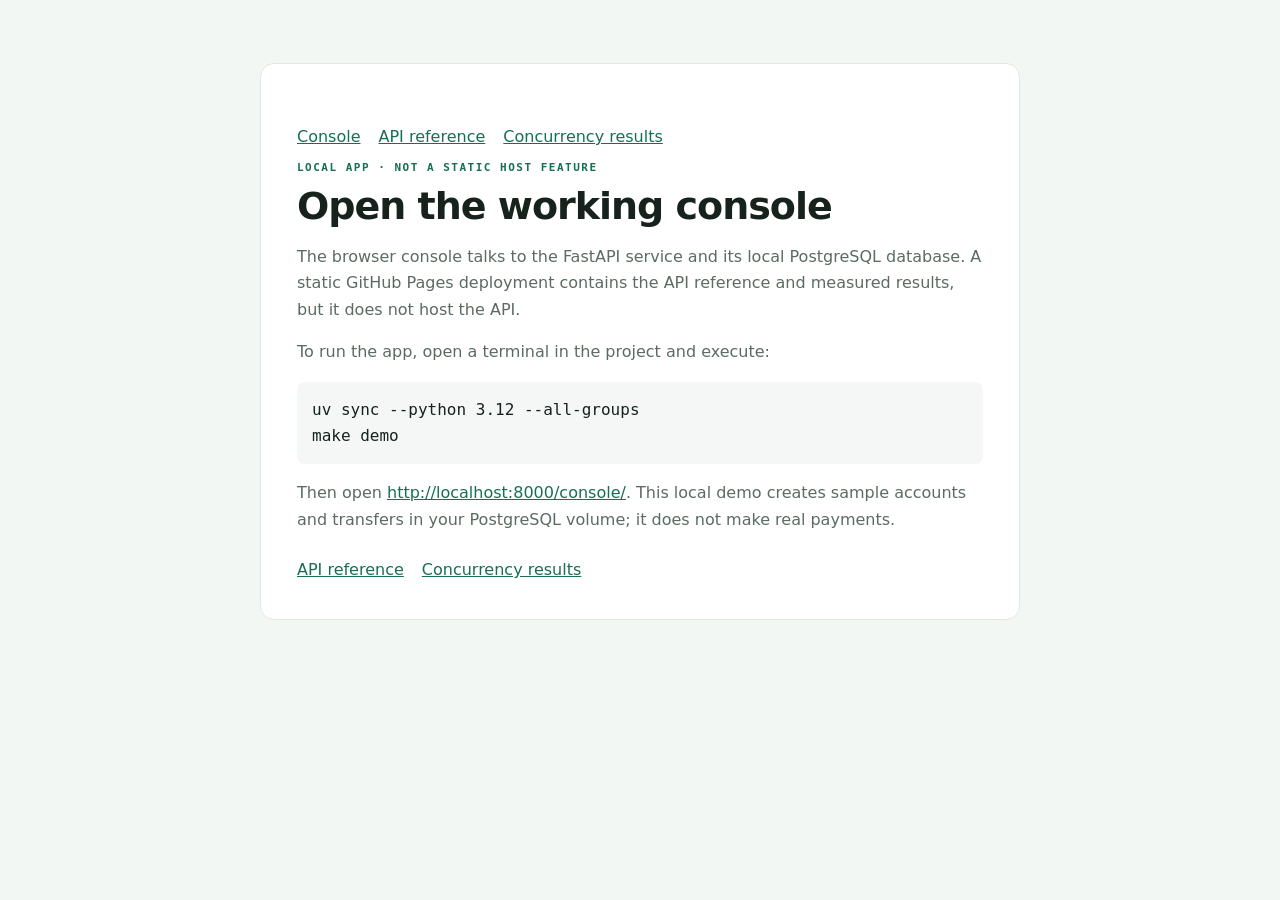
<file: site/index.html>
<!doctype html>
<html lang="en">
<head>
  <meta charset="utf-8">
  <meta name="viewport" content="width=device-width,initial-scale=1">
  <title>LedgerPay browser console</title>
  <style>
    :root{font:16px/1.65 system-ui,sans-serif;color:#17221d;background:#f3f7f4}body{max-width:760px;margin:7vh auto;padding:0 24px}main{background:white;padding:36px;border:1px solid #e1e9e3;border-radius:14px}h1{font-size:38px;line-height:1.12;letter-spacing:-1px;margin:0 0 12px}p{color:#5c6b62}.tag{color:#176f53;font:600 11px ui-monospace,monospace;letter-spacing:1.5px}code{padding:3px 6px;background:#edf3ef;border-radius:4px;color:#176f53}pre{padding:15px;background:#f4f7f5;border-radius:8px;overflow:auto}a{color:#176f53}.links{display:flex;gap:18px;flex-wrap:wrap;margin-top:24px}
  </style>
</head>
<body><main>
  <nav class="links"><a href="./">Console</a><a href="./api.html">API reference</a><a href="./results.html">Concurrency results</a></nav>
  <p class="tag">LOCAL APP · NOT A STATIC HOST FEATURE</p>
  <h1>Open the working console</h1>
  <p>The browser console talks to the FastAPI service and its local PostgreSQL database. A static GitHub Pages deployment contains the API reference and measured results, but it does not host the API.</p>
  <p>To run the app, open a terminal in the project and execute:</p>
  <pre>uv sync --python 3.12 --all-groups
make demo</pre>
  <p>Then open <a href="http://localhost:8000/console/">http://localhost:8000/console/</a>. This local demo creates sample accounts and transfers in your PostgreSQL volume; it does not make real payments.</p>
  <div class="links"><a href="./">API reference</a><a href="./results.html">Concurrency results</a></div>
</main></body></html>
</file>
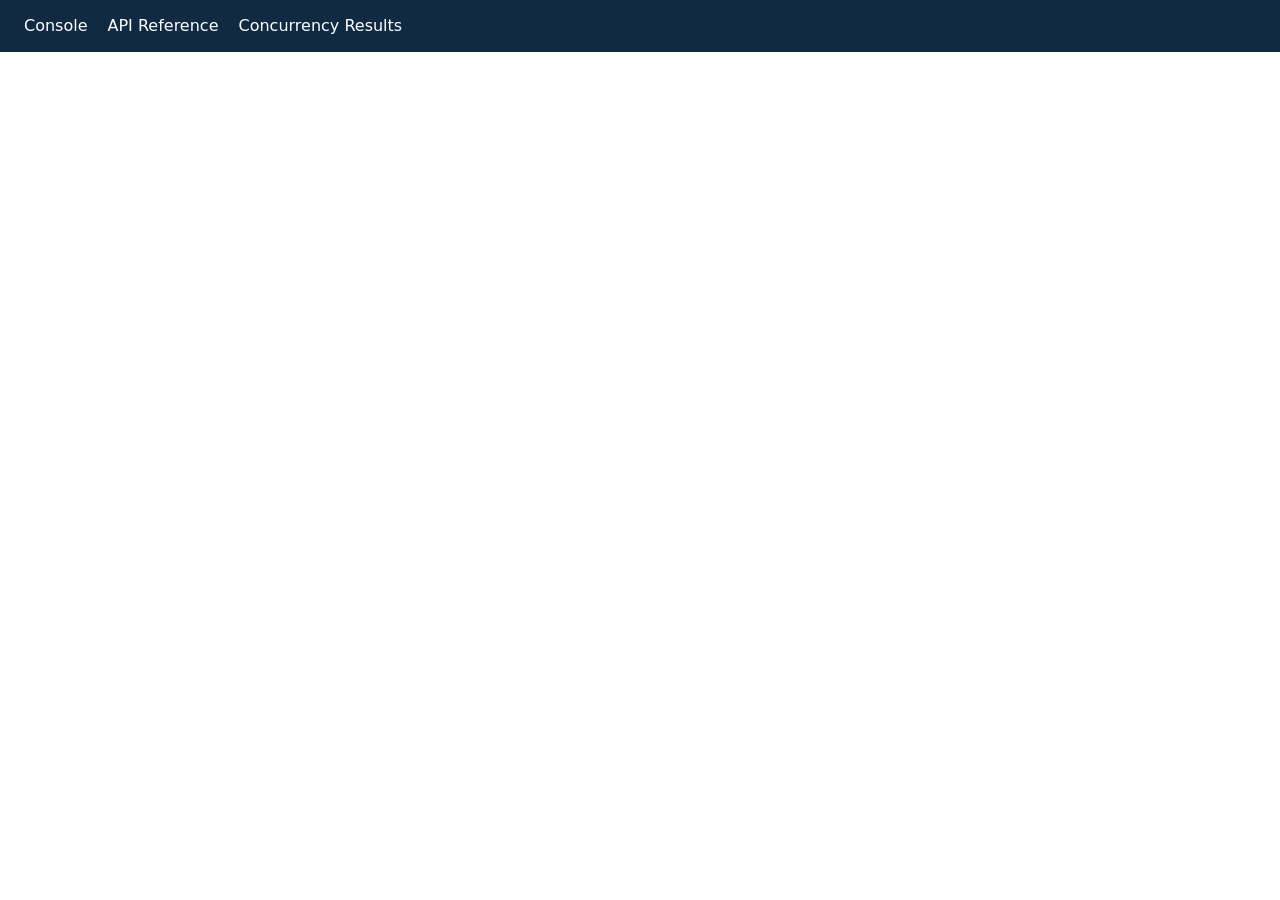
<file: site/api.html>
<!doctype html>
<html lang="en">
  <head>
    <meta charset="utf-8" />
    <meta name="viewport" content="width=device-width, initial-scale=1" />
    <meta name="description" content="LedgerPay API reference" />
    <title>LedgerPay API Reference</title>
    <style>
      body { margin: 0; font: 16px/1.5 system-ui, sans-serif; color: #18212f; }
      nav { padding: 14px 24px; background: #102a43; }
      nav a { color: white; margin-right: 20px; text-decoration: none; }
    </style>
  </head>
  <body>
    <nav><a href="./">Console</a><a href="./api.html">API Reference</a><a href="./results.html">Concurrency Results</a></nav>
    <redoc spec-url="./openapi.json"></redoc>
    <script src="https://cdn.redoc.ly/redoc/v2.5.3/bundles/redoc.standalone.js"></script>
  </body>
</html>
</file>
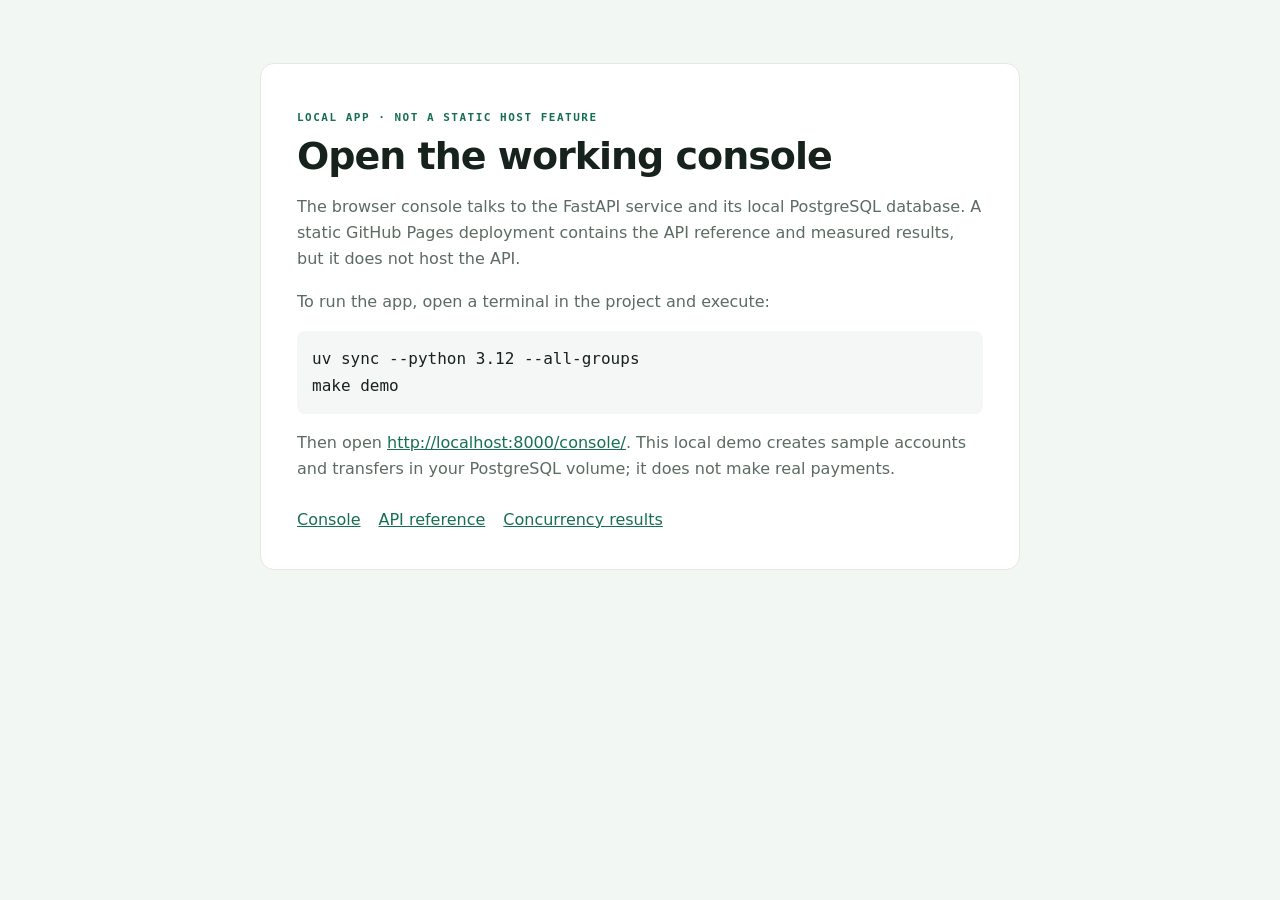
<file: site/console.html>
<!doctype html>
<html lang="en">
<head>
  <meta charset="utf-8">
  <meta name="viewport" content="width=device-width,initial-scale=1">
  <title>LedgerPay browser console</title>
  <style>
    :root{font:16px/1.65 system-ui,sans-serif;color:#17221d;background:#f3f7f4}body{max-width:760px;margin:7vh auto;padding:0 24px}main{background:white;padding:36px;border:1px solid #e1e9e3;border-radius:14px}h1{font-size:38px;line-height:1.12;letter-spacing:-1px;margin:0 0 12px}p{color:#5c6b62}.tag{color:#176f53;font:600 11px ui-monospace,monospace;letter-spacing:1.5px}code{padding:3px 6px;background:#edf3ef;border-radius:4px;color:#176f53}pre{padding:15px;background:#f4f7f5;border-radius:8px;overflow:auto}a{color:#176f53}.links{display:flex;gap:18px;flex-wrap:wrap;margin-top:24px}
  </style>
</head>
<body><main>
  <p class="tag">LOCAL APP · NOT A STATIC HOST FEATURE</p>
  <h1>Open the working console</h1>
  <p>The browser console talks to the FastAPI service and its local PostgreSQL database. A static GitHub Pages deployment contains the API reference and measured results, but it does not host the API.</p>
  <p>To run the app, open a terminal in the project and execute:</p>
  <pre>uv sync --python 3.12 --all-groups
make demo</pre>
  <p>Then open <a href="http://localhost:8000/console/">http://localhost:8000/console/</a>. This local demo creates sample accounts and transfers in your PostgreSQL volume; it does not make real payments.</p>
  <div class="links"><a href="./">Console</a><a href="./api.html">API reference</a><a href="./results.html">Concurrency results</a></div>
</main></body></html>
</file>
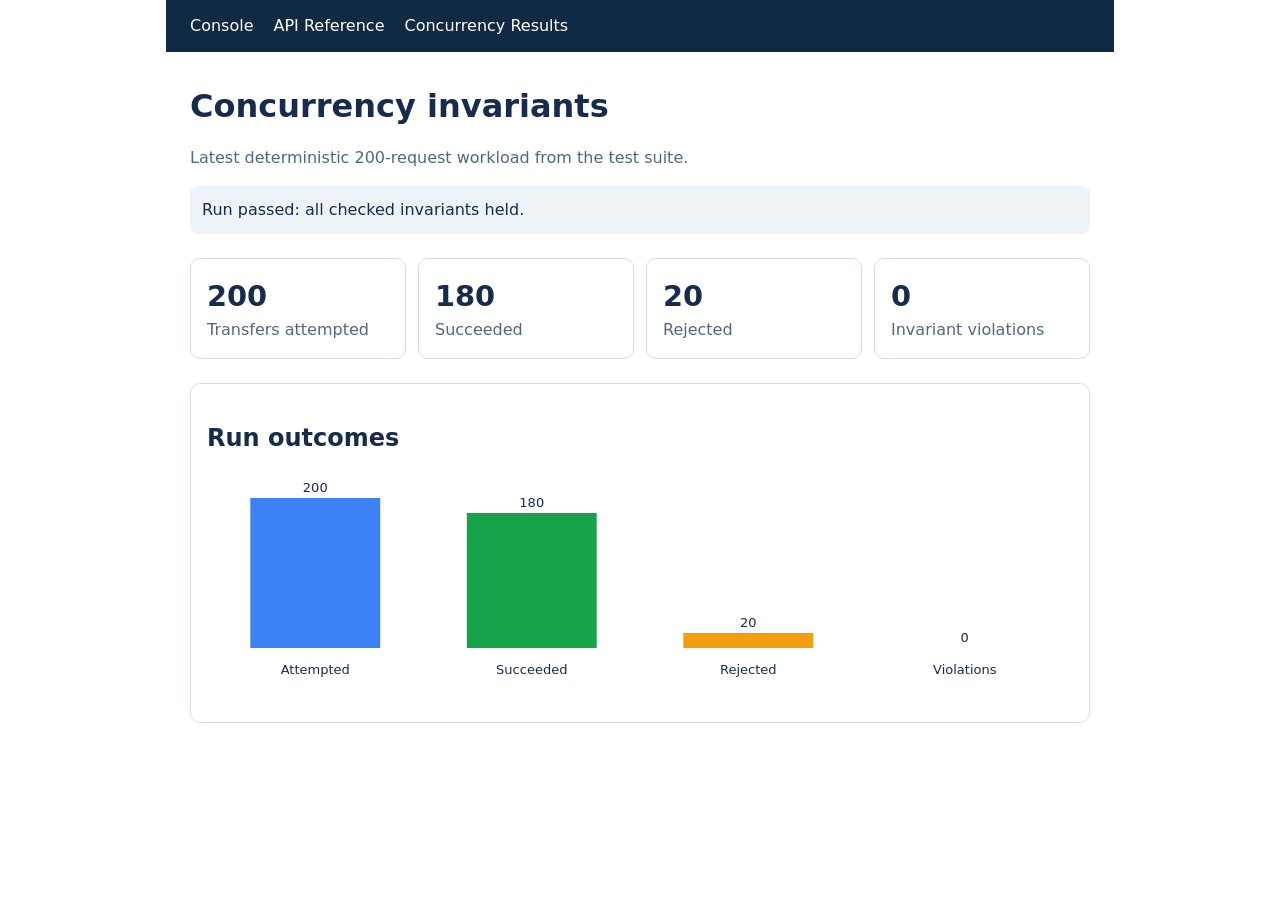
<file: site/results.html>
<!doctype html>
<html lang="en">
  <head>
    <meta charset="utf-8" />
    <meta name="viewport" content="width=device-width, initial-scale=1" />
    <meta name="description" content="LedgerPay concurrency invariant results" />
    <title>LedgerPay Invariant Results</title>
    <style>
      :root { color-scheme: light; font: 16px/1.5 system-ui, sans-serif; color: #172b4d; }
      body { max-width: 900px; margin: 0 auto; padding: 24px; }
      nav { margin: -24px -24px 30px; padding: 14px 24px; background: #102a43; }
      nav a { color: white; margin-right: 20px; text-decoration: none; }
      h1 { margin-bottom: 4px; }
      .muted { color: #52677f; }
      .cards { display: grid; grid-template-columns: repeat(auto-fit, minmax(160px, 1fr)); gap: 12px; margin: 24px 0; }
      .card { border: 1px solid #d5deea; border-radius: 10px; padding: 16px; }
      .value { display: block; font-size: 1.8rem; font-weight: 700; }
      .label { color: #52677f; }
      .chart { border: 1px solid #d5deea; border-radius: 10px; padding: 16px; }
      canvas { display: block; width: 100%; height: 230px; }
      #status { padding: 12px; background: #eef3f8; border-radius: 8px; }
      @media (max-width: 500px) { body { padding: 16px; } nav { margin: -16px -16px 24px; } }
    </style>
  </head>
  <body>
    <nav><a href="./">Console</a><a href="./api.html">API Reference</a><a href="./results.html">Concurrency Results</a></nav>
    <h1>Concurrency invariants</h1>
    <p class="muted">Latest deterministic 200-request workload from the test suite.</p>
    <p id="status" role="status">Loading test results…</p>
    <section class="cards" aria-label="Run counts">
      <div class="card"><span class="value" id="attempted">—</span><span class="label">Transfers attempted</span></div>
      <div class="card"><span class="value" id="succeeded">—</span><span class="label">Succeeded</span></div>
      <div class="card"><span class="value" id="rejected">—</span><span class="label">Rejected</span></div>
      <div class="card"><span class="value" id="violations">—</span><span class="label">Invariant violations</span></div>
    </section>
    <section class="chart" aria-label="Transfer outcomes chart">
      <h2>Run outcomes</h2>
      <canvas id="chart" role="img" aria-label="Bar chart of attempted, succeeded, rejected, and invariant violations"></canvas>
    </section>
    <script>
      const ids = ["attempted", "succeeded", "rejected", "violations"];
      function drawChart(values) {
        const canvas = document.getElementById("chart");
        const scale = window.devicePixelRatio || 1;
        const width = canvas.clientWidth;
        const height = 230;
        canvas.width = width * scale;
        canvas.height = height * scale;
        const ctx = canvas.getContext("2d");
        ctx.scale(scale, scale);
        const labels = ["Attempted", "Succeeded", "Rejected", "Violations"];
        const colors = ["#3b82f6", "#16a34a", "#f59e0b", "#dc2626"];
        const maxValue = Math.max(1, ...values);
        const slot = width / values.length;
        values.forEach((value, index) => {
          const barHeight = (value / maxValue) * 150;
          const x = index * slot + slot * 0.2;
          const y = 172 - barHeight;
          ctx.fillStyle = colors[index];
          ctx.fillRect(x, y, slot * 0.6, barHeight);
          ctx.fillStyle = "#172b4d";
          ctx.textAlign = "center";
          ctx.font = "13px system-ui, sans-serif";
          ctx.fillText(String(value), x + slot * 0.3, Math.max(16, y - 6));
          ctx.fillText(labels[index], x + slot * 0.3, 198);
        });
      }
      fetch("./invariants.json", { cache: "no-store" })
        .then((response) => {
          if (!response.ok) throw new Error(`HTTP ${response.status}`);
          return response.json();
        })
        .then((report) => {
          const keys = ["transfers_attempted", "succeeded", "rejected", "invariant_violations"];
          const values = keys.map((key) => Number.isFinite(report[key]) ? report[key] : null);
          ids.forEach((id, index) => {
            document.getElementById(id).textContent = values[index] === null ? "—" : String(values[index]);
          });
          const status = document.getElementById("status");
          status.textContent = report.run_status === "passed" && values[3] === 0
            ? "Run passed: all checked invariants held."
            : `Run status: ${report.run_status || "unknown"}. Unmeasured values are shown as dashes.`;
          drawChart(values.map((value) => value ?? 0));
        })
        .catch((error) => {
          document.getElementById("status").textContent = `Could not load the invariant report: ${error.message}`;
        });
      window.addEventListener("resize", () => {
        fetch("./invariants.json").then((response) => response.json()).then((report) => {
          drawChart([report.transfers_attempted, report.succeeded, report.rejected, report.invariant_violations].map((value) => Number(value) || 0));
        });
      });
    </script>
  </body>
</html>
</file>
